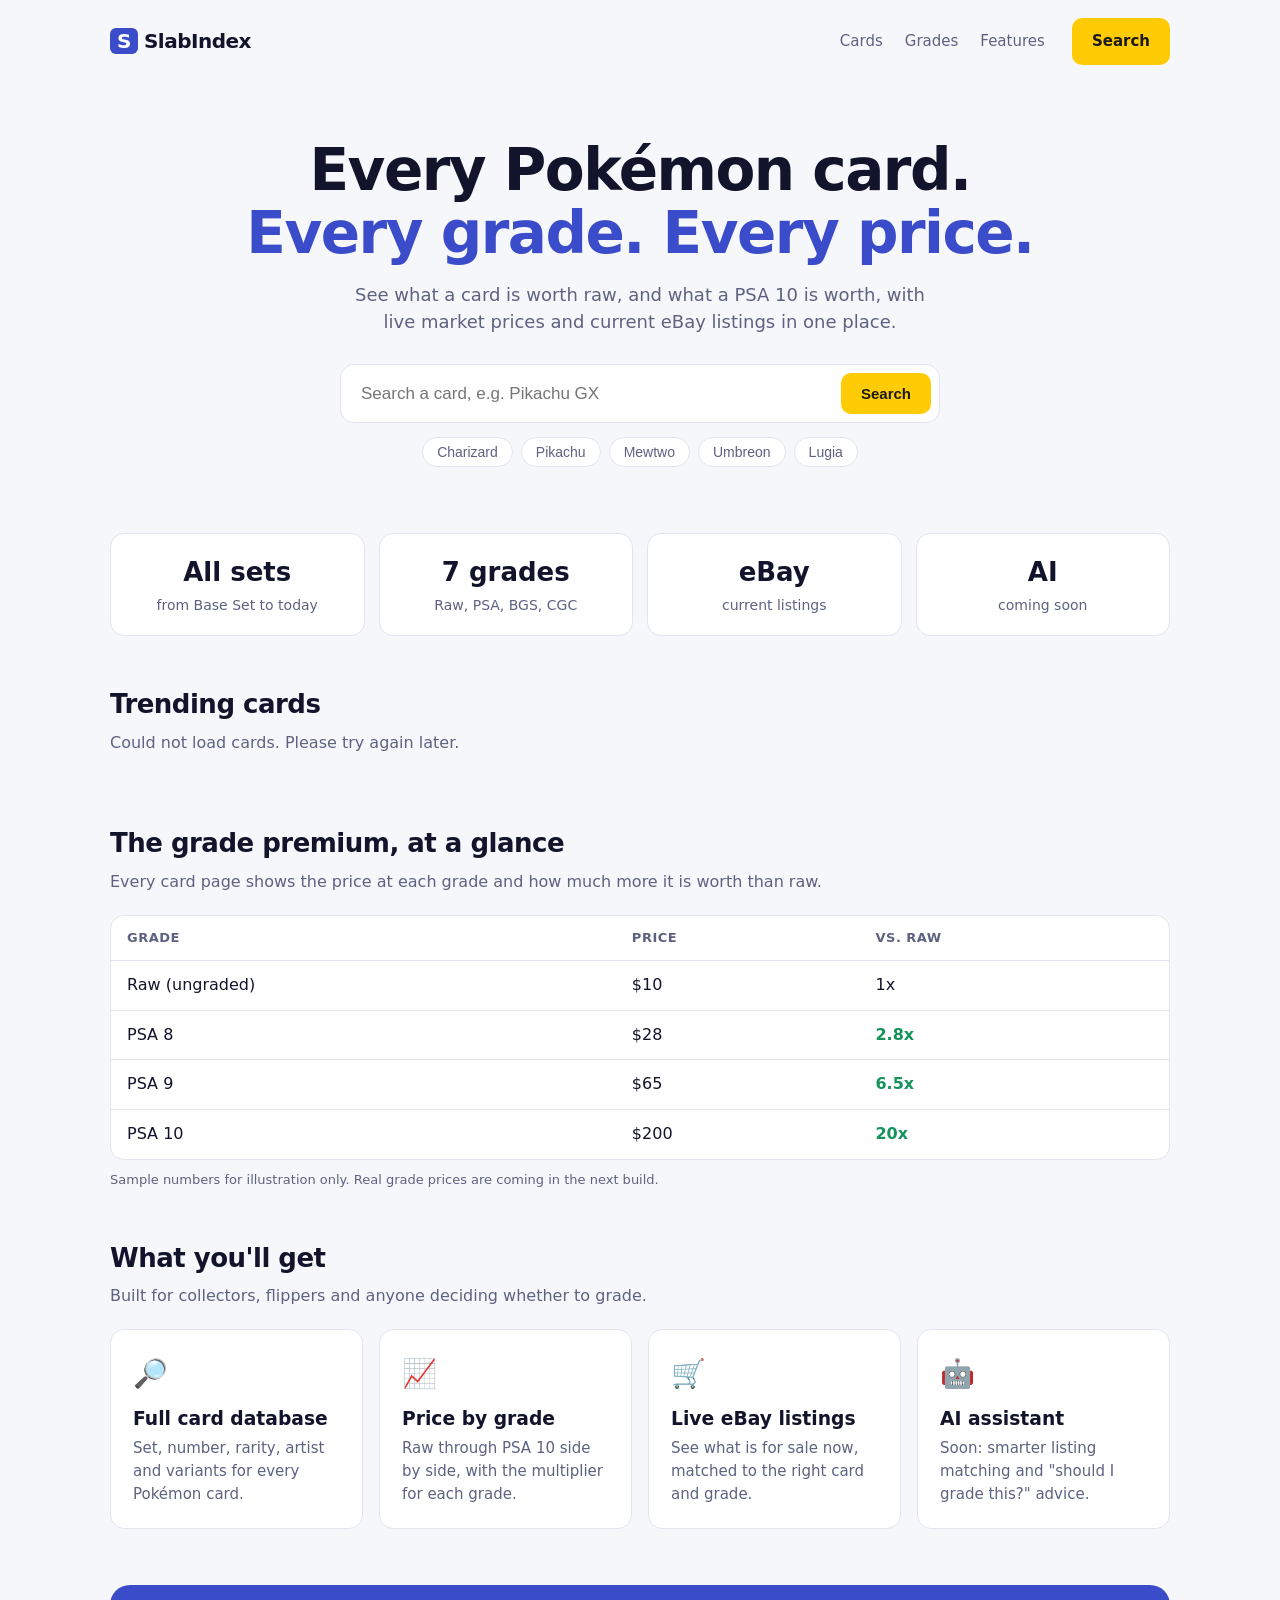
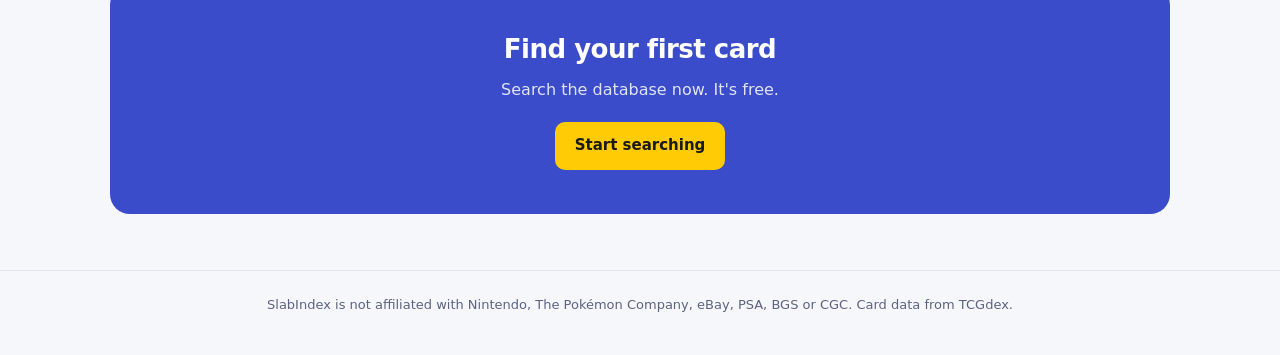
<file: index.html>
<!DOCTYPE html>
<html lang="en">
<head>
<meta charset="utf-8">
<meta name="viewport" content="width=device-width, initial-scale=1, viewport-fit=cover">
<title>SlabIndex – Pokémon Card Prices by Grade</title>
<link rel="stylesheet" href="style.css">
</head>
<body>
<div class="w">
<nav><a class="logo" href="#"><b>S</b>SlabIndex</a><div class="l"><a href="#cards">Cards</a><a href="#grades">Grades</a><a href="#features">Features</a> <a class="btn" href="#top" style="margin-left:22px;color:#1a1a1a">Search</a></div></nav>

<section class="hero" id="top">
<h1>Every Pokémon card.<br><span>Every grade. Every price.</span></h1>
<p>See what a card is worth raw, and what a PSA 10 is worth, with live market prices and current eBay listings in one place.</p>
<form class="search" id="sf"><input id="q" placeholder="Search a card, e.g. Pikachu GX" aria-label="Search cards"><button class="btn">Search</button></form>
<div class="chips"><button data-q="Charizard">Charizard</button><button data-q="Pikachu">Pikachu</button><button data-q="Mewtwo">Mewtwo</button><button data-q="Umbreon">Umbreon</button><button data-q="Lugia">Lugia</button></div>
</section>

<div class="stats">
<div class="stat"><b>All sets</b><span>from Base Set to today</span></div>
<div class="stat"><b>7 grades</b><span>Raw, PSA, BGS, CGC</span></div>
<div class="stat"><b>eBay</b><span>current listings</span></div>
<div class="stat"><b>AI</b><span>coming soon</span></div>
</div>

<h2 id="cards">Trending cards</h2>
<p class="sub" id="cardsub">Popular cards right now.</p>
<div class="grid" id="grid"></div>

<h2 id="grades">The grade premium, at a glance</h2>
<p class="sub">Every card page shows the price at each grade and how much more it is worth than raw.</p>
<div class="tbl"><table>
<tr><th>Grade</th><th>Price</th><th>vs. Raw</th></tr>
<tr><td>Raw (ungraded)</td><td>$10</td><td>1x</td></tr>
<tr><td>PSA 8</td><td>$28</td><td class="x">2.8x</td></tr>
<tr><td>PSA 9</td><td>$65</td><td class="x">6.5x</td></tr>
<tr><td>PSA 10</td><td>$200</td><td class="x">20x</td></tr>
</table></div>
<p class="note">Sample numbers for illustration only. Real grade prices are coming in the next build.</p>

<h2 id="features">What you'll get</h2>
<p class="sub">Built for collectors, flippers and anyone deciding whether to grade.</p>
<div class="feat">
<div class="f"><em>🔎</em><h3>Full card database</h3><p>Set, number, rarity, artist and variants for every Pokémon card.</p></div>
<div class="f"><em>📈</em><h3>Price by grade</h3><p>Raw through PSA 10 side by side, with the multiplier for each grade.</p></div>
<div class="f"><em>🛒</em><h3>Live eBay listings</h3><p>See what is for sale now, matched to the right card and grade.</p></div>
<div class="f"><em>🤖</em><h3>AI assistant</h3><p>Soon: smarter listing matching and "should I grade this?" advice.</p></div>
</div>

<div class="cta"><h2>Find your first card</h2><p>Search the database now. It's free.</p><a class="btn" href="#top">Start searching</a></div>
</div>
<footer>SlabIndex is not affiliated with Nintendo, The Pokémon Company, eBay, PSA, BGS or CGC. Card data from TCGdex.</footer>

<script>
var API="https://api.tcgdex.net/v2/en/cards",grid=document.getElementById("grid"),sub=document.getElementById("cardsub");
var FEAT=["base1-4","base1-2","base1-15","base1-10","base1-58","neo1-9"];
function esc(s){return String(s==null?"":s).replace(/[&<>"]/g,function(c){return{"&":"&amp;","<":"&lt;",">":"&gt;",'"':"&quot;"}[c]})}
function usd(c){var t=c.pricing&&c.pricing.tcgplayer;if(!t)return"";for(var k in t){if(t[k]&&t[k].marketPrice)return"$"+t[k].marketPrice.toFixed(2)}return""}
function tile(c){return'<a class="c" href="card.html?id='+encodeURIComponent(c.id)+'"><div class="img">'+(c.image?'<img loading="lazy" src="'+esc(c.image)+'/low.webp" alt="'+esc(c.name)+'">':esc(c.name))+'</div><h3>'+esc(c.name)+'</h3><small>'+esc(c.id)+'</small><div class="p"><span>'+(usd(c)||"View")+'</span><i>'+esc(c.rarity||"")+'</i></div></a>'}
function get(u){return fetch(u).then(function(r){if(!r.ok)throw 0;return r.json()})}
function featured(){sub.textContent="Popular cards right now.";
 Promise.all(FEAT.map(function(i){return get(API+"/"+i).catch(function(){return null})})).then(function(a){a=a.filter(Boolean);if(!a.length)throw 0;grid.innerHTML=a.map(tile).join("")}).catch(function(){sub.textContent="Could not load cards. Please try again later.";grid.innerHTML=""})}
function search(t){if(!t)return featured();sub.textContent='Results for "'+t+'"';grid.innerHTML="<p class=sub>Loading...</p>";
 get(API+"?name="+encodeURIComponent(t)+"&pagination:page=1&pagination:itemsPerPage=24").then(function(a){var r=a.filter(function(c){return c.image});grid.innerHTML=r.length?r.map(tile).join(""):"<p class=sub>No cards found.</p>"}).catch(function(){grid.innerHTML="<p class=sub>Search failed. Please try again.</p>"})}
document.getElementById("sf").onsubmit=function(e){e.preventDefault();search(document.getElementById("q").value.trim());document.getElementById("cards").scrollIntoView()};
document.querySelectorAll(".chips button").forEach(function(b){b.onclick=function(){document.getElementById("q").value=b.dataset.q;search(b.dataset.q);document.getElementById("cards").scrollIntoView()}});
featured();
</script>
</body>
</html>
</file>
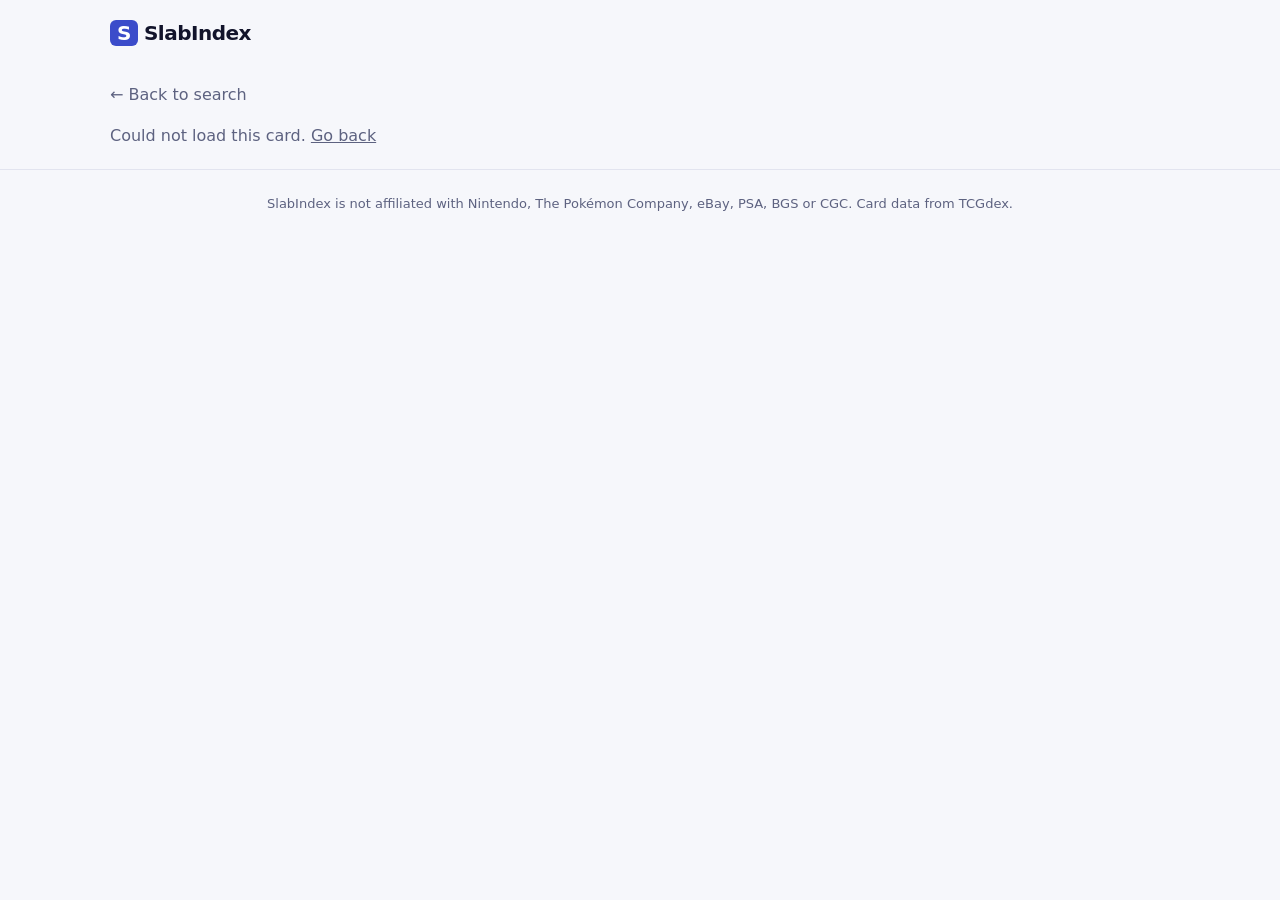
<file: card.html>
<!DOCTYPE html><html lang="en"><head><meta charset="utf-8"><meta name="viewport" content="width=device-width, initial-scale=1, viewport-fit=cover"><title>Card – SlabIndex</title><link rel="stylesheet" href="style.css"></head><body>
<div class="w"><nav><a class="logo" href="index.html"><b>S</b>SlabIndex</a></nav><a class="bk" href="index.html">&larr; Back to search</a><div id="app"><p class="sub">Loading card...</p></div></div>
<footer>SlabIndex is not affiliated with Nintendo, The Pokémon Company, eBay, PSA, BGS or CGC. Card data from TCGdex.</footer>
<script>
function esc(s){return String(s==null?"":s).replace(/[&<>"]/g,function(c){return{"&":"&amp;","<":"&lt;",">":"&gt;",'"':"&quot;"}[c]})}
var id=new URLSearchParams(location.search).get("id"),app=document.getElementById("app");
var G=[["PSA 8",2.8],["PSA 9",6.5],["PSA 10",20]];
function raw(c){var t=c.pricing&&c.pricing.tcgplayer,o=[];if(t)for(var k in t){if(t[k]&&t[k].marketPrice)o.push([k,t[k].marketPrice])}return o}
fetch("https://api.tcgdex.net/v2/en/cards/"+encodeURIComponent(id)).then(function(r){if(!r.ok)throw 0;return r.json()}).then(function(c){
 document.title=c.name+" – SlabIndex";var p=raw(c),base=p.length?p[0][1]:null,cm=c.pricing&&c.pricing.cardmarket;
 var rows=p.map(function(x){return"<tr><td>Raw ("+esc(x[0])+")</td><td>$"+x[1].toFixed(2)+"</td><td>1x</td></tr>"}).join("");
 var gr=base?G.map(function(g){return"<tr><td>"+g[0]+" (estimate)</td><td>$"+(base*g[1]).toFixed(2)+"</td><td class=x>"+g[1]+"x</td></tr>"}).join(""):"";
 app.innerHTML='<div class="det"><div class="img">'+(c.image?'<img src="'+esc(c.image)+'/high.webp" alt="'+esc(c.name)+'">':esc(c.name))+'</div><div><h1 style="margin:0">'+esc(c.name)+'</h1><p class="meta">'+esc(c.set&&c.set.name)+' · #'+esc(c.localId)+' · '+esc(c.rarity||"")+(c.illustrator?" · Art: "+esc(c.illustrator):"")+(c.hp?" · HP "+esc(c.hp):"")+'</p>'
 +'<h2 style="margin-top:0">Price by grade</h2>'+(base?'<div class="tbl"><table><tr><th>Grade</th><th>Price (USD)</th><th>vs. Raw</th></tr>'+rows+gr+'</table></div><p class="note">Raw prices: TCGplayer market price. Graded rows are placeholder estimates using sample multipliers, not real sales.'+(cm&&cm.trend?" Cardmarket trend: €"+Number(cm.trend).toFixed(2)+".":"")+'</p>':'<p class="sub">No price data available for this card.</p>')
 +'<h2>Current eBay listings</h2><div class="ls">Coming soon: live listings for this card.</div></div></div>'
}).catch(function(){app.innerHTML='<p class="sub">Could not load this card. <a href="index.html" style="text-decoration:underline">Go back</a></p>'});
</script></body></html>
</file>
<file: style.css>
:root{box-sizing:border-box;padding-top:env(safe-area-inset-top,0px);padding-bottom:env(safe-area-inset-bottom,0px);
--bg:#f6f7fb;--card:#fff;--ink:#12142b;--mute:#5d6280;--line:#e2e4ef;--acc:#3b4cca;--gold:#ffcb05;--up:#14935a}
@media(prefers-color-scheme:dark){:root:not([data-theme=light]){--bg:#0d0f1f;--card:#171a33;--ink:#f1f2fa;--mute:#9aa0c4;--line:#262a4d;--acc:#7b8cff;--up:#3ddc97}}
:root[data-theme=dark]{--bg:#0d0f1f;--card:#171a33;--ink:#f1f2fa;--mute:#9aa0c4;--line:#262a4d;--acc:#7b8cff;--up:#3ddc97}
html{scroll-padding-top:env(safe-area-inset-top,0px);scroll-behavior:smooth}
*,*:before,*:after{box-sizing:inherit}
body{margin:0;background:var(--bg);color:var(--ink);font:16px/1.55 system-ui,-apple-system,"Segoe UI",Roboto,sans-serif}
a{color:inherit;text-decoration:none}
.w{max-width:1100px;margin:0 auto;padding:0 20px}
nav{display:flex;justify-content:space-between;align-items:center;padding:18px 0}
.logo{font-weight:800;font-size:20px;letter-spacing:-.5px}.logo b{color:var(--gold);background:var(--acc);padding:1px 7px;border-radius:6px;margin-right:6px;color:#fff}
nav .l a{margin-left:22px;color:var(--mute);font-size:15px}
.btn{display:inline-block;background:var(--gold);color:#1a1a1a;font-weight:700;border:0;border-radius:10px;padding:12px 20px;cursor:pointer;font-size:15px}
.hero{text-align:center;padding:56px 0 36px}
.hero h1{font-size:clamp(34px,6vw,58px);line-height:1.08;margin:0 0 16px;letter-spacing:-1.5px}
.hero h1 span{color:var(--acc)}
.hero p{color:var(--mute);max-width:600px;margin:0 auto 28px;font-size:18px}
.search{display:flex;gap:8px;max-width:600px;margin:0 auto;background:var(--card);border:1px solid var(--line);border-radius:14px;padding:8px}
.search input{flex:1;border:0;background:none;color:var(--ink);font-size:17px;padding:8px 12px;outline:none;min-width:0}
.chips{margin-top:14px;display:flex;gap:8px;justify-content:center;flex-wrap:wrap}
.chips button{background:var(--card);border:1px solid var(--line);color:var(--mute);border-radius:99px;padding:6px 14px;cursor:pointer;font-size:14px}
.stats{display:grid;grid-template-columns:repeat(auto-fit,minmax(150px,1fr));gap:14px;margin:30px 0}
.stat{background:var(--card);border:1px solid var(--line);border-radius:14px;padding:18px;text-align:center}
.stat b{display:block;font-size:26px}.stat span{color:var(--mute);font-size:14px}
h2{font-size:26px;letter-spacing:-.5px;margin:48px 0 6px}
.sub{color:var(--mute);margin:0 0 20px}
.grid{display:grid;grid-template-columns:repeat(auto-fill,minmax(180px,1fr));gap:16px}
.c{background:var(--card);border:1px solid var(--line);border-radius:14px;padding:12px;transition:transform .15s}
.c:hover{transform:translateY(-3px)}
.img{aspect-ratio:5/7;border-radius:8px;background:linear-gradient(135deg,var(--acc),var(--gold));display:flex;align-items:center;justify-content:center;color:#fff;font-weight:800;text-align:center;padding:8px;overflow:hidden}
.img img{width:100%;height:100%;object-fit:contain}
.c h3{font-size:15px;margin:10px 0 2px}.c small{color:var(--mute);display:block}
.c .p{margin-top:8px;display:flex;justify-content:space-between;font-weight:700}.c .p i{font-style:normal;color:var(--up)}
.tbl{background:var(--card);border:1px solid var(--line);border-radius:14px;overflow-x:auto}
table{width:100%;border-collapse:collapse;min-width:480px}
th,td{padding:12px 16px;text-align:left;border-bottom:1px solid var(--line)}
th{color:var(--mute);font-size:13px;text-transform:uppercase;letter-spacing:.5px}
tr:last-child td{border:0}.x{color:var(--up);font-weight:700}
.note{font-size:13px;color:var(--mute);margin-top:10px}
.feat{display:grid;grid-template-columns:repeat(auto-fit,minmax(240px,1fr));gap:16px}
.f{background:var(--card);border:1px solid var(--line);border-radius:14px;padding:22px}
.f em{font-style:normal;font-size:28px}.f h3{margin:8px 0 4px}.f p{margin:0;color:var(--mute);font-size:15px}
.cta{margin:56px 0;background:var(--acc);color:#fff;border-radius:20px;padding:44px 24px;text-align:center}
.cta h2{margin:0 0 8px;color:#fff}.cta p{margin:0 0 20px;opacity:.85}
footer{color:var(--mute);font-size:13px;text-align:center;padding:24px 0 40px;border-top:1px solid var(--line)}
@media(max-width:600px){nav .l a{display:none}}
.det{display:grid;grid-template-columns:minmax(0,320px) 1fr;gap:32px;margin-top:20px}
@media(max-width:700px){.det{grid-template-columns:1fr}}
.det .img{aspect-ratio:5/7}.meta{color:var(--mute);margin:0 0 16px}
.ls{background:var(--card);border:1px dashed var(--line);border-radius:14px;padding:20px;color:var(--mute)}
.bk{display:inline-block;margin:16px 0;color:var(--mute)}
</file>
